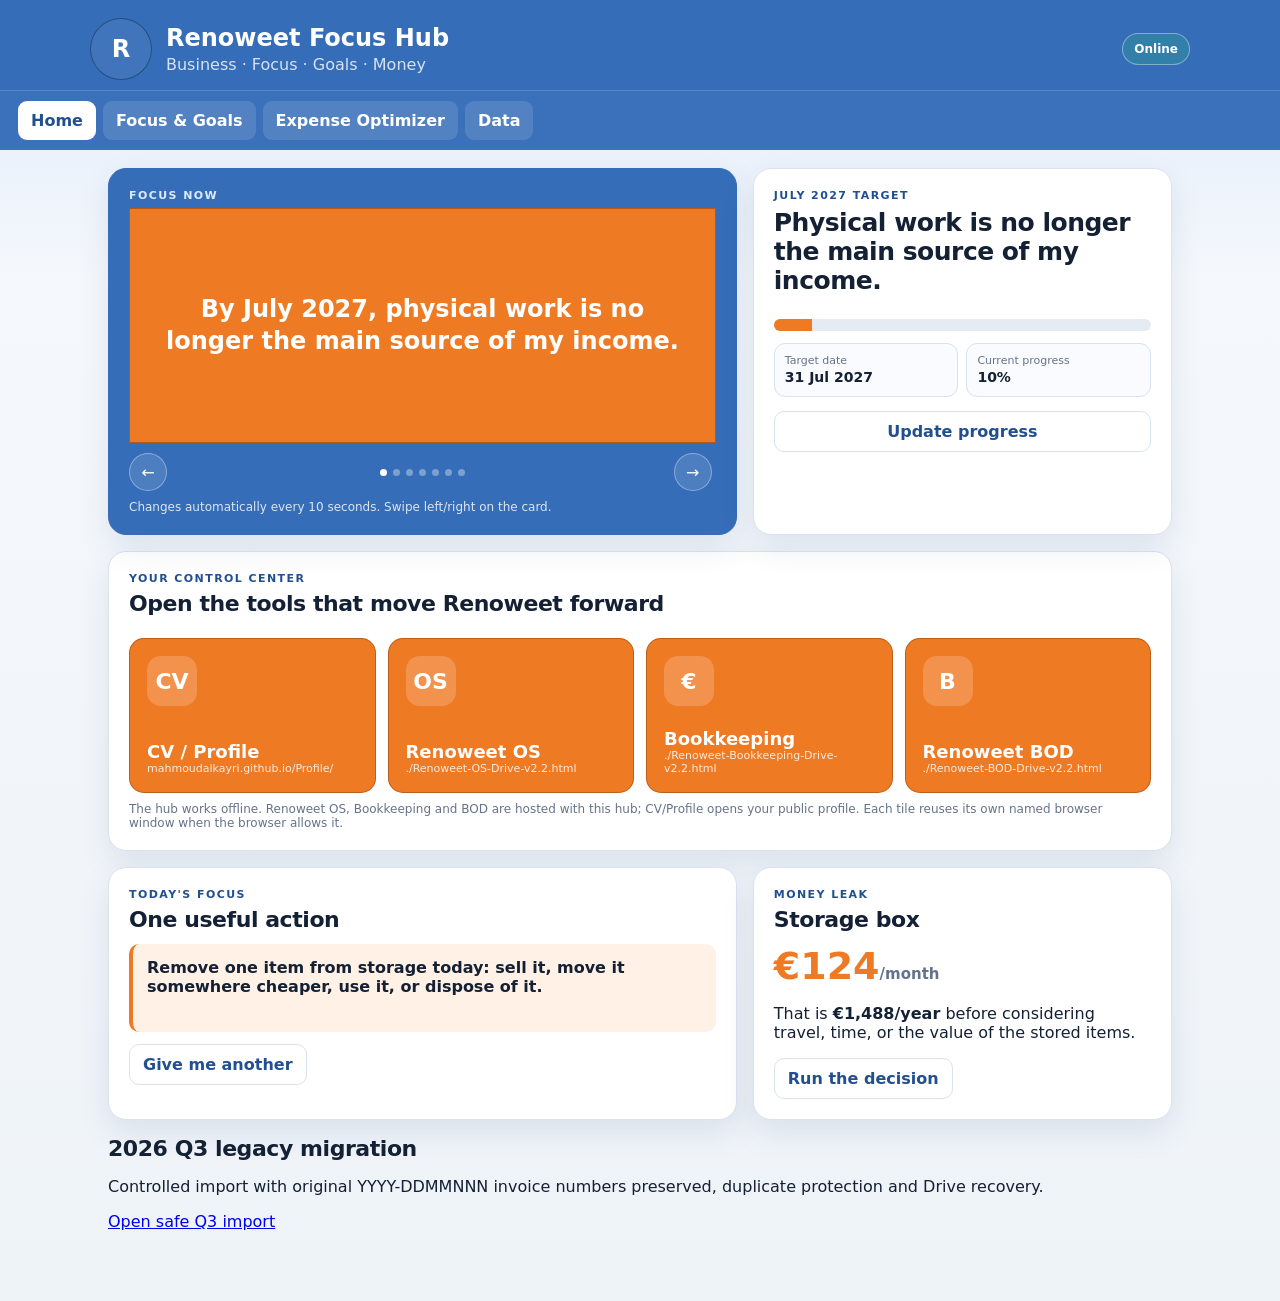
<file: index.html>
<!doctype html>
<html lang="en">
<head>
  <meta charset="utf-8">
  <meta name="viewport" content="width=device-width, initial-scale=1, viewport-fit=cover">
  <meta name="theme-color" content="#0b1324">
  <meta name="description" content="Renoweet Focus Hub — business apps, focus, goals, metrics, insights and expense optimizer.">
  <link rel="manifest" href="manifest.webmanifest">
  <link rel="icon" href="icons/icon.svg" type="image/svg+xml">
  <link rel="apple-touch-icon" href="icons/apple-touch-icon.png">
  <link rel="stylesheet" href="styles.css">
  <title>Renoweet Focus Hub</title>
</head>
<body>
<header class="app-header">
  <div class="brand-row">
    <div class="brand-mark">R</div>
    <div class="brand-copy"><h1>Renoweet Focus Hub</h1><p>Business · Focus · Goals · Money</p></div>
    <div class="status-stack"><span id="onlineBadge" class="status-badge">Checking…</span><button id="installBtn" class="install-btn hidden" type="button">Install</button></div>
  </div>
</header>
<nav class="tabs" aria-label="Main navigation">
  <button class="tab active" data-view="home">Home</button>
  <button class="tab" data-view="goals">Focus & Goals</button>
  <button class="tab" data-view="expenses">Expense Optimizer</button>
  <button class="tab" data-view="data">Data</button>
</nav>
<main>
  <section id="home" class="view active-view">
    <section class="hero-grid">
      <div class="focus-card reminder-shell">
        <div class="section-kicker">FOCUS NOW</div>
        <div id="reminderCard" class="reminder-card" tabindex="0" aria-live="polite"><p id="reminderText"></p></div>
        <div class="reminder-controls"><button id="prevReminder" aria-label="Previous reminder">←</button><div id="reminderDots" class="dots"></div><button id="nextReminder" aria-label="Next reminder">→</button></div>
        <p class="microcopy">Changes automatically every 10 seconds. Swipe left/right on the card.</p>
      </div>
      <div class="focus-card goal-snapshot">
        <div class="section-kicker">JULY 2027 TARGET</div>
        <h2>Physical work is no longer the main source of my income.</h2>
        <div class="progress-track"><div id="headlineProgress" class="progress-fill"></div></div>
        <div class="goal-mini-grid"><div><span>Target date</span><strong>31 Jul 2027</strong></div><div><span>Current progress</span><strong id="headlineProgressLabel">0%</strong></div></div>
        <button class="secondary-action" data-open-view="goals">Update progress</button>
      </div>
    </section>

    <section class="focus-card">
      <div class="section-heading"><div><div class="section-kicker">YOUR CONTROL CENTER</div><h2>Open the tools that move Renoweet forward</h2></div></div>
      <div id="linkGrid" class="link-grid"></div>
      <p class="microcopy">The hub works offline. Renoweet OS, Bookkeeping and BOD are hosted with this hub; CV/Profile opens your public profile. Each tile reuses its own named browser window when the browser allows it.</p>
    </section>

    <section class="dashboard-grid">
      <div class="focus-card"><div class="section-kicker">TODAY'S FOCUS</div><h2>One useful action</h2><div id="todayAction" class="action-callout"></div><button id="newActionBtn" class="secondary-action">Give me another</button></div>
      <div class="focus-card"><div class="section-kicker">MONEY LEAK</div><h2>Storage box</h2><div class="money-number">€124<span>/month</span></div><p>That is <strong>€1,488/year</strong> before considering travel, time, or the value of the stored items.</p><button class="secondary-action" data-open-view="expenses">Run the decision</button></div>
    </section>
  </section>

  <section id="goals" class="view">
    <section class="focus-card">
      <div class="section-heading"><div><div class="section-kicker">GOALS</div><h2>Goals, dates and progress</h2></div><button id="addGoalBtn" class="primary-action">+ Add goal</button></div>
      <div id="goalsList" class="stack-list"></div>
    </section>
    <section class="focus-card">
      <div class="section-heading"><div><div class="section-kicker">METRICS</div><h2>Numbers that tell me if I am moving upstream</h2></div><button id="addMetricBtn" class="primary-action">+ Add metric</button></div>
      <div id="metricsList" class="metrics-grid"></div>
    </section>
  </section>

  <section id="expenses" class="view">
    <section class="focus-card">
      <div class="section-heading"><div><div class="section-kicker">EXPENSE OPTIMIZER</div><h2>Keep, reduce, replace, sell, or cancel?</h2></div><button id="addExpenseBtn" class="primary-action">+ Add expense</button></div>
      <p class="intro-note">This is not just a budget list. It asks whether an expense earns money, saves enough time, protects something valuable, or is simply being kept because it already exists.</p>
      <div id="expensesList" class="stack-list"></div>
    </section>
    <section class="focus-card decision-lab">
      <div class="section-kicker">QUICK PURCHASE TEST</div><h2>Before I buy or keep something</h2>
      <div class="form-grid">
        <label>Item<input id="qItem" placeholder="e.g. storage unit"></label>
        <label>Cost (€)<input id="qCost" type="number" min="0" step="0.01" placeholder="124"></label>
        <label>Frequency<select id="qFrequency"><option value="monthly">Monthly</option><option value="yearly">Yearly</option><option value="once">One-time</option></select></label>
        <label>Last used<select id="qLastUsed"><option value="1">This week</option><option value="2">This month</option><option value="3">1–3 months ago</option><option value="4">3–6 months ago</option><option value="5">6–12 months ago</option><option value="6">Over a year ago</option></select></label>
        <label>Income value (0–5)<input id="qIncome" type="range" min="0" max="5" value="2"></label>
        <label>Time saved (0–5)<input id="qTime" type="range" min="0" max="5" value="2"></label>
        <label>Replacement difficulty (0–5)<input id="qReplace" type="range" min="0" max="5" value="2"></label>
        <label>Used regularly? (0–5)<input id="qUse" type="range" min="0" max="5" value="2"></label>
      </div>
      <button id="evaluateBtn" class="primary-action">Evaluate value</button>
      <div id="quickResult" class="quick-result hidden"></div>
    </section>
  </section>

  <section id="data" class="view">
    <section class="focus-card">
      <div class="section-kicker">HUB BACKUP</div><h2>Your focus data stays on this browser unless you export it</h2>
      <p class="intro-note">Goals, metrics and expense-optimizer notes are stored locally in this browser. Renoweet business records are separate and stay in your Google Drive through OS/Bookkeeping/BOD. Use Export/Import here only for your Focus Hub data.</p>
      <div class="button-row"><button id="exportBtn" class="primary-action">Export backup</button><label class="file-button">Import backup<input id="importInput" type="file" accept="application/json"></label><button id="resetBtn" class="danger-action">Reset starter data</button></div>
    </section>
    <section class="focus-card"><div class="section-kicker">OFFLINE</div><h2>Installable PWA</h2><p>This hub is installable from GitHub Pages. Chrome/Edge can install it on desktop and Android. On iPhone/iPad, use Safari → Share → Add to Home Screen.</p></section>
  </section>
<section class="panel"><h2>2026 Q3 legacy migration</h2><p>Controlled import with original YYYY-DDMMNNN invoice numbers preserved, duplicate protection and Drive recovery.</p><a class="app-link" href="Renoweet-Legacy-Import-2026-Q3.html">Open safe Q3 import</a></section>
</main>

<dialog id="editDialog"><form method="dialog" id="editForm"><div class="dialog-head"><h2 id="dialogTitle">Edit</h2><button value="cancel" class="icon-btn" aria-label="Close">×</button></div><div id="dialogFields"></div><div class="dialog-actions"><button value="cancel" class="secondary-action">Cancel</button><button id="dialogSaveBtn" value="default" class="primary-action">Save</button></div></form></dialog>
<script src="app.js"></script>
</body>
</html>
</file>
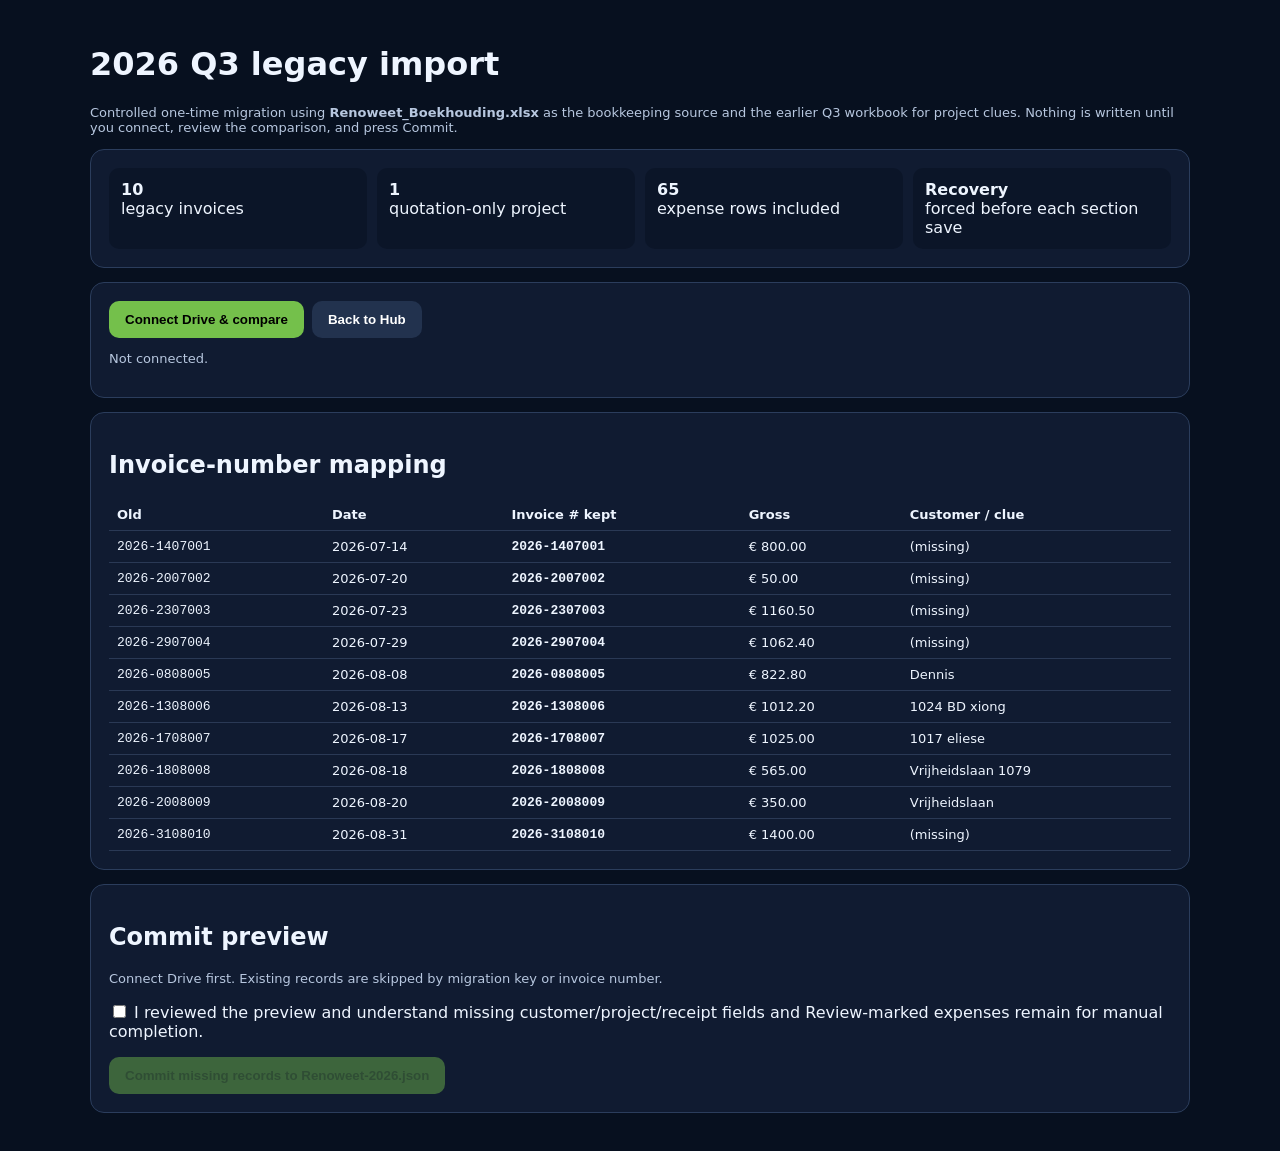
<file: Renoweet-Legacy-Import-2026-Q3.html>
<!doctype html><html><head><meta charset="utf-8"><meta name="viewport" content="width=device-width,initial-scale=1"><title>Renoweet 2026 Q3 Legacy Import</title>
<style>body{font-family:system-ui;background:#07101f;color:#eef5ff;margin:0;padding:24px}.wrap{max-width:1100px;margin:auto}.card{background:#101b31;border:1px solid #2b3d5c;border-radius:14px;padding:18px;margin:14px 0}button{padding:11px 16px;border:0;border-radius:10px;background:#74c04b;font-weight:700;cursor:pointer;margin-right:8px}button.secondary{background:#22324e;color:white}button:disabled{opacity:.45}.ok{color:#8ce36a}.warn{color:#ffd36a}.bad{color:#ff8c8c}table{width:100%;border-collapse:collapse;font-size:13px}td,th{padding:8px;border-bottom:1px solid #2a3955;text-align:left}.mono{font-family:ui-monospace,monospace}.small{font-size:13px;color:#b7c7df}.k{display:grid;grid-template-columns:repeat(auto-fit,minmax(180px,1fr));gap:10px}.k div{background:#0b1528;padding:12px;border-radius:10px}</style>
<script src="https://accounts.google.com/gsi/client" async defer></script><script src="renoweet-drive-core-v3.0.js"></script></head><body><div class="wrap"><h1>2026 Q3 legacy import</h1><p class="small">Controlled one-time migration using <b>Renoweet_Boekhouding.xlsx</b> as the bookkeeping source and the earlier Q3 workbook for project clues. Nothing is written until you connect, review the comparison, and press Commit.</p>
<div class="card"><div class="k"><div><b>10</b><br>legacy invoices</div><div><b>1</b><br>quotation-only project</div><div><b>65</b><br>expense rows included</div><div><b>Recovery</b><br>forced before each section save</div></div></div>
<div class="card"><button onclick="connectPreview()">Connect Drive & compare</button><button class="secondary" onclick="location.href='index.html'">Back to Hub</button><p id="status" class="small">Not connected.</p></div>
<div class="card"><h2>Invoice-number mapping</h2><div id="map">Loading migration data…</div></div>
<div class="card"><h2>Commit preview</h2><div id="preview" class="small">Connect Drive first. Existing records are skipped by migration key or invoice number.</div><p><label><input type="checkbox" id="confirm"> I reviewed the preview and understand missing customer/project/receipt fields and Review-marked expenses remain for manual completion.</label></p><button id="commit" onclick="commitMigration()" disabled>Commit missing records to Renoweet-2026.json</button></div>
<script>
let MIG=null,remote=null,plan=null;const $=id=>document.getElementById(id);const esc=s=>String(s??'').replace(/[&<>]/g,c=>({'&':'&amp;','<':'&lt;','>':'&gt;'}[c]));
fetch('migration-2026-q3.json',{cache:'no-store'}).then(r=>r.json()).then(x=>{MIG=x;$('map').innerHTML='<table><tr><th>Old</th><th>Date</th><th>Invoice # kept</th><th>Gross</th><th>Customer / clue</th></tr>'+x.invoiceMapping.map(r=>`<tr><td class="mono">${esc(r.old)}</td><td>${r.date}</td><td class="mono"><b>${r.new}</b></td><td>€ ${Number(r.gross).toFixed(2)}</td><td>${esc(r.customer)}</td></tr>`).join('')+'</table>'});
function expFingerprint(r){return [String(r.Date||''),String(r.Supplier||'').trim().toLowerCase(),Number(r.Gross||0).toFixed(2),String(r.Category||'').trim().toLowerCase(),String(r.Description||'').trim().toLowerCase()].join('|')}
function makePlan(c){const op=c.os?.projects||[],bk=c.bookkeeping||{},bi=bk.invoices||[],be=bk.expenses||[],bf=bk.fuel||[],ba=bk.auto||[];const projectKeys=new Set(op.map(p=>p.legacySourceKey).filter(Boolean)),projectInv=new Set(op.map(p=>p.invoice?.number).filter(Boolean)),bkKeys=new Set(bi.map(r=>r._migrationKey).filter(Boolean)),bkNos=new Set(bi.map(r=>r['Invoice #']).filter(Boolean));const projects=MIG.projects.filter(p=>!projectKeys.has(p.legacySourceKey)&&!(p.invoice?.number&&projectInv.has(p.invoice.number)));const invoices=MIG.bookkeepingInvoices.filter(r=>!bkKeys.has(r._migrationKey)&&!bkNos.has(r['Invoice #']));const filterExpenses=(src,existing)=>{const keys=new Set(existing.map(r=>r._migrationKey).filter(Boolean)),fps=new Set(existing.map(expFingerprint));return src.filter(r=>!keys.has(r._migrationKey)&&!fps.has(expFingerprint(r)))};const expenses=filterExpenses(MIG.bookkeepingExpenses||[],be),fuel=filterExpenses(MIG.bookkeepingFuel||[],bf),auto=filterExpenses(MIG.bookkeepingAuto||[],ba);return {projects,invoices,expenses,fuel,auto,skipProjects:MIG.projects.length-projects.length,skipInvoices:MIG.bookkeepingInvoices.length-invoices.length,skipExpenses:(MIG.bookkeepingExpenses||[]).length-expenses.length,skipFuel:(MIG.bookkeepingFuel||[]).length-fuel.length,skipAuto:(MIG.bookkeepingAuto||[]).length-auto.length}}
async function connectPreview(){try{$('status').textContent='Authorizing and validating Drive checksum…';await RenoweetDrive.authorize(true);remote=await RenoweetDrive.loadYear(2026,true);plan=makePlan(remote.data);$('status').innerHTML=`<span class="ok">Connected ✓</span> Renoweet-2026.json revision ${remote.data.meta.revision}, checksum verified.`;$('preview').innerHTML=`Will add <b>${plan.projects.length}</b> OS project(s), <b>${plan.invoices.length}</b> bookkeeping invoice(s), <b>${plan.expenses.length}</b> general expense(s), <b>${plan.fuel.length}</b> fuel row(s), and <b>${plan.auto.length}</b> automobile row(s).<br>Already detected/skipped: ${plan.skipProjects} project(s), ${plan.skipInvoices} invoice(s), ${plan.skipExpenses} general expense(s), ${plan.skipFuel} fuel row(s), ${plan.skipAuto} automobile row(s).<br>Payment status for migrated invoices remains <b>Unknown</b> where not proven. <b>21 expense rows are source-marked Review</b> and remain flagged for your manual check. Missing receipt/file fields stay blank.`;$('commit').disabled=false}catch(e){console.error(e);$('status').innerHTML='<span class="bad">Stopped:</span> '+esc(e.message)}}
async function commitMigration(){if(!$('confirm').checked)return alert('Tick the review confirmation first.');if(!remote||!plan)return alert('Connect and preview first.');if(!confirm(`Import ${plan.projects.length} project(s), ${plan.invoices.length} invoice(s), ${plan.expenses.length} general expense(s), ${plan.fuel.length} fuel row(s), and ${plan.auto.length} automobile row(s) into Renoweet-2026.json?\n\nA Drive Recovery snapshot will be forced before each section save.`))return;try{$('commit').disabled=true;$('status').textContent='Importing OS projects…';let current=await RenoweetDrive.loadYear(2026,true),os=RenoweetDrive.clone(current.data.os);let p1=makePlan(current.data);os.projects.push(...p1.projects);if(p1.projects.length){await RenoweetDrive.saveSection('os',os,{year:2026,sectionRevision:current.data.meta.sections.osRevision,forceRecovery:true,recoveryReason:'legacy-2026-q3-os-import'})}$('status').textContent='Importing bookkeeping invoices and expenses…';current=await RenoweetDrive.loadYear(2026,true);let bk=RenoweetDrive.clone(current.data.bookkeeping);p1=makePlan(current.data);bk.invoices=bk.invoices||[];bk.expenses=bk.expenses||[];bk.fuel=bk.fuel||[];bk.auto=bk.auto||[];bk.invoices.push(...p1.invoices);bk.expenses.push(...p1.expenses);bk.fuel.push(...p1.fuel);bk.auto.push(...p1.auto);if(p1.invoices.length||p1.expenses.length||p1.fuel.length||p1.auto.length){await RenoweetDrive.saveSection('bookkeeping',bk,{year:2026,sectionRevision:current.data.meta.sections.bookkeepingRevision,forceRecovery:true,recoveryReason:'legacy-2026-q3-bookkeeping-import'})}current=await RenoweetDrive.loadYear(2026,true);plan=makePlan(current.data);$('status').innerHTML='<span class="ok">Migration complete and Drive verified ✓</span>';$('preview').innerHTML=`Remaining after duplicate check: <b>${plan.projects.length}</b> projects, <b>${plan.invoices.length}</b> invoices, <b>${plan.expenses.length}</b> general expenses, <b>${plan.fuel.length}</b> fuel, <b>${plan.auto.length}</b> automobile. If all are 0, the migration is complete. Open OS/Bookkeeping and Refresh Drive.`;}catch(e){console.error(e);$('status').innerHTML='<span class="bad">Migration stopped safely:</span> '+esc(e.message)+'<br>Re-run Connect & compare; completed rows will be skipped.';$('commit').disabled=false}}
</script></div></body></html>
</file>
<file: styles.css>
:root{--blue:#356db8;--blue-deep:#214f8f;--orange:#ef7a24;--orange-soft:#fff1e6;--ink:#142033;--muted:#65738a;--line:#d9e2ef;--card:#fff;--bg:#edf3fb;--danger:#b33a3a;--shadow:0 12px 32px rgba(29,61,104,.10)}
*{box-sizing:border-box}html{scroll-behavior:smooth}body{margin:0;min-height:100vh;background:linear-gradient(180deg,#dfeafb 0,#f5f8fc 280px,#eef3f8 100%);color:var(--ink);font-family:Inter,ui-sans-serif,system-ui,-apple-system,"Segoe UI",Roboto,Arial,sans-serif}button,input,select,textarea{font:inherit}button{cursor:pointer}.app-header{padding:18px 18px 10px;background:var(--blue);color:#fff}.brand-row{max-width:1100px;margin:auto;display:flex;align-items:center;gap:14px}.brand-mark{width:62px;height:62px;border-radius:50%;border:1px solid rgba(17,44,78,.55);display:grid;place-items:center;font-size:24px;font-weight:800;background:rgba(255,255,255,.06)}.brand-copy{flex:1}.brand-copy h1{font-size:24px;margin:0}.brand-copy p{margin:3px 0 0;color:rgba(255,255,255,.8)}.status-stack{display:flex;align-items:center;gap:8px}.status-badge,.install-btn{border:1px solid rgba(255,255,255,.38);background:rgba(255,255,255,.12);color:white;border-radius:999px;padding:8px 11px;font-size:12px;font-weight:700}.install-btn{background:white;color:var(--blue-deep)}.hidden{display:none!important}.tabs{position:sticky;top:0;z-index:20;display:flex;gap:7px;overflow:auto;padding:10px 18px;background:rgba(53,109,184,.97);border-top:1px solid rgba(255,255,255,.15)}.tab{border:0;background:rgba(255,255,255,.12);color:white;border-radius:9px;padding:10px 13px;white-space:nowrap;font-weight:750}.tab.active{background:white;color:var(--blue-deep)}main{max-width:1100px;margin:18px auto 70px;padding:0 18px}.view{display:none}.active-view{display:block}.focus-card{background:var(--card);border:1px solid var(--line);border-radius:18px;padding:20px;box-shadow:var(--shadow);margin-bottom:16px}.hero-grid,.dashboard-grid{display:grid;grid-template-columns:1.2fr .8fr;gap:16px}.section-kicker{font-size:11px;font-weight:900;letter-spacing:.13em;color:var(--blue-deep);margin-bottom:6px}h2{margin:0 0 12px;font-size:22px;letter-spacing:-.02em}.section-heading{display:flex;align-items:center;justify-content:space-between;gap:12px;margin-bottom:10px}.reminder-shell{background:var(--blue);color:white;border-color:var(--blue)}.reminder-shell .section-kicker{color:#dceaff}.reminder-card{min-height:235px;display:grid;place-items:center;text-align:center;padding:28px;background:var(--orange);border:1px solid #b45718;font-size:24px;font-weight:700;line-height:1.32;touch-action:pan-y;user-select:none}.reminder-controls{display:grid;grid-template-columns:42px 1fr 42px;align-items:center;margin-top:10px}.reminder-controls button{width:38px;height:38px;border-radius:50%;border:1px solid rgba(255,255,255,.35);background:rgba(255,255,255,.12);color:white}.dots{display:flex;justify-content:center;gap:6px}.dot{width:7px;height:7px;border-radius:50%;background:rgba(255,255,255,.35)}.dot.active{background:white}.microcopy{font-size:12px;color:var(--muted);margin:9px 0 0}.reminder-shell .microcopy{color:#dce6f3}.goal-snapshot{display:flex;flex-direction:column}.goal-snapshot h2{font-size:25px}.progress-track{height:12px;border-radius:99px;background:#e5ebf3;overflow:hidden;margin:12px 0}.progress-fill{height:100%;width:0;background:var(--orange);transition:width .3s ease}.goal-mini-grid{display:grid;grid-template-columns:1fr 1fr;gap:8px;margin-bottom:14px}.goal-mini-grid div{padding:10px;border:1px solid var(--line);border-radius:11px;background:#f9fbfe}.goal-mini-grid span{display:block;color:var(--muted);font-size:11px}.goal-mini-grid strong{font-size:14px}.link-grid{display:grid;grid-template-columns:repeat(4,1fr);gap:12px}.link-tile{min-height:155px;border:0;border-radius:15px;padding:18px;color:white;background:var(--orange);text-align:left;box-shadow:inset 0 0 0 1px rgba(93,44,5,.35);display:flex;flex-direction:column;justify-content:space-between}.link-icon{width:50px;height:50px;border-radius:14px;background:rgba(255,255,255,.18);display:grid;place-items:center;font-size:22px;font-weight:900}.link-name{display:block;font-size:18px;font-weight:800}.link-url{display:block;font-size:11px;opacity:.85;word-break:break-word}.money-number{font-size:38px;font-weight:900;color:var(--orange);margin:6px 0}.money-number span{font-size:15px;color:var(--muted);font-weight:700}.action-callout{min-height:88px;background:var(--orange-soft);border-left:4px solid var(--orange);padding:14px;border-radius:10px;font-weight:650;margin-bottom:12px}.primary-action,.secondary-action,.danger-action,.file-button{border-radius:10px;padding:10px 13px;font-weight:800;border:1px solid transparent;display:inline-block}.primary-action{background:var(--blue);color:white}.secondary-action{background:white;color:var(--blue-deep);border-color:var(--line)}.danger-action{background:#fff0f0;color:var(--danger);border-color:#f0caca}.file-button{background:white;color:var(--blue-deep);border-color:var(--line);cursor:pointer}.file-button input{display:none}.stack-list{display:grid;gap:11px}.list-card{border:1px solid var(--line);border-radius:14px;padding:15px;background:#fbfdff}.list-head{display:flex;gap:12px;align-items:start;justify-content:space-between}.list-head h3{margin:0 0 4px;font-size:17px}.list-meta{color:var(--muted);font-size:12px}.card-actions{display:flex;gap:6px}.small-btn{border:1px solid var(--line);background:white;color:var(--blue-deep);border-radius:8px;padding:7px 9px;font-size:12px;font-weight:800}.small-btn.delete{color:var(--danger)}.goal-progress-row{display:grid;grid-template-columns:1fr auto;gap:10px;align-items:center;margin-top:10px}.goal-progress-row .progress-track{margin:0}.metrics-grid{display:grid;grid-template-columns:repeat(3,1fr);gap:10px}.metric-card{border:1px solid var(--line);border-radius:14px;padding:15px;background:#fbfdff}.metric-card h3{margin:0 0 6px;font-size:14px}.metric-value{font-size:27px;font-weight:900;color:var(--blue-deep)}.metric-target{font-size:12px;color:var(--muted);margin-top:3px}.metric-note{font-size:12px;color:var(--muted);margin-top:8px}.expense-score{display:flex;align-items:center;gap:9px;margin-top:10px}.score-pill{padding:6px 9px;border-radius:999px;font-size:12px;font-weight:900}.score-good{background:#e5f5ed;color:#176647}.score-review{background:#fff1da;color:#8a5a00}.score-cut{background:#ffe3e3;color:#8e2525}.annual-cost{font-weight:900;color:var(--orange)}.intro-note{color:var(--muted);margin-top:-4px}.form-grid{display:grid;grid-template-columns:repeat(2,1fr);gap:12px}label{display:grid;gap:5px;font-size:12px;font-weight:800;color:var(--muted)}input,select,textarea{width:100%;border:1px solid var(--line);border-radius:9px;padding:10px;background:white;color:var(--ink)}.quick-result{margin-top:14px;padding:14px;border-radius:12px;background:var(--orange-soft);border:1px solid #ffd6b5}.button-row{display:flex;flex-wrap:wrap;gap:8px}dialog{border:0;border-radius:17px;padding:0;width:min(620px,calc(100vw - 28px));box-shadow:0 30px 70px rgba(0,0,0,.28)}dialog::backdrop{background:rgba(10,26,48,.55)}#editForm{padding:18px}.dialog-head{display:flex;align-items:center;justify-content:space-between}.dialog-head h2{margin:0}.icon-btn{width:34px;height:34px;border-radius:50%;border:1px solid var(--line);background:white;font-size:20px}#dialogFields{display:grid;gap:11px;margin:16px 0}.dialog-actions{display:flex;justify-content:flex-end;gap:8px}
@media(max-width:800px){.hero-grid,.dashboard-grid{grid-template-columns:1fr}.link-grid{grid-template-columns:1fr 1fr}.metrics-grid{grid-template-columns:1fr 1fr}.form-grid{grid-template-columns:1fr}.status-badge{display:none}}
@media(max-width:520px){.app-header{padding-top:max(14px,env(safe-area-inset-top))}.brand-mark{width:52px;height:52px}.brand-copy h1{font-size:21px}main{padding:0 10px}.focus-card{padding:15px;border-radius:14px}.reminder-card{min-height:205px;font-size:21px;padding:22px}.link-grid{grid-template-columns:1fr}.link-tile{min-height:118px}.metrics-grid{grid-template-columns:1fr}.section-heading{align-items:flex-start}}
</file>
